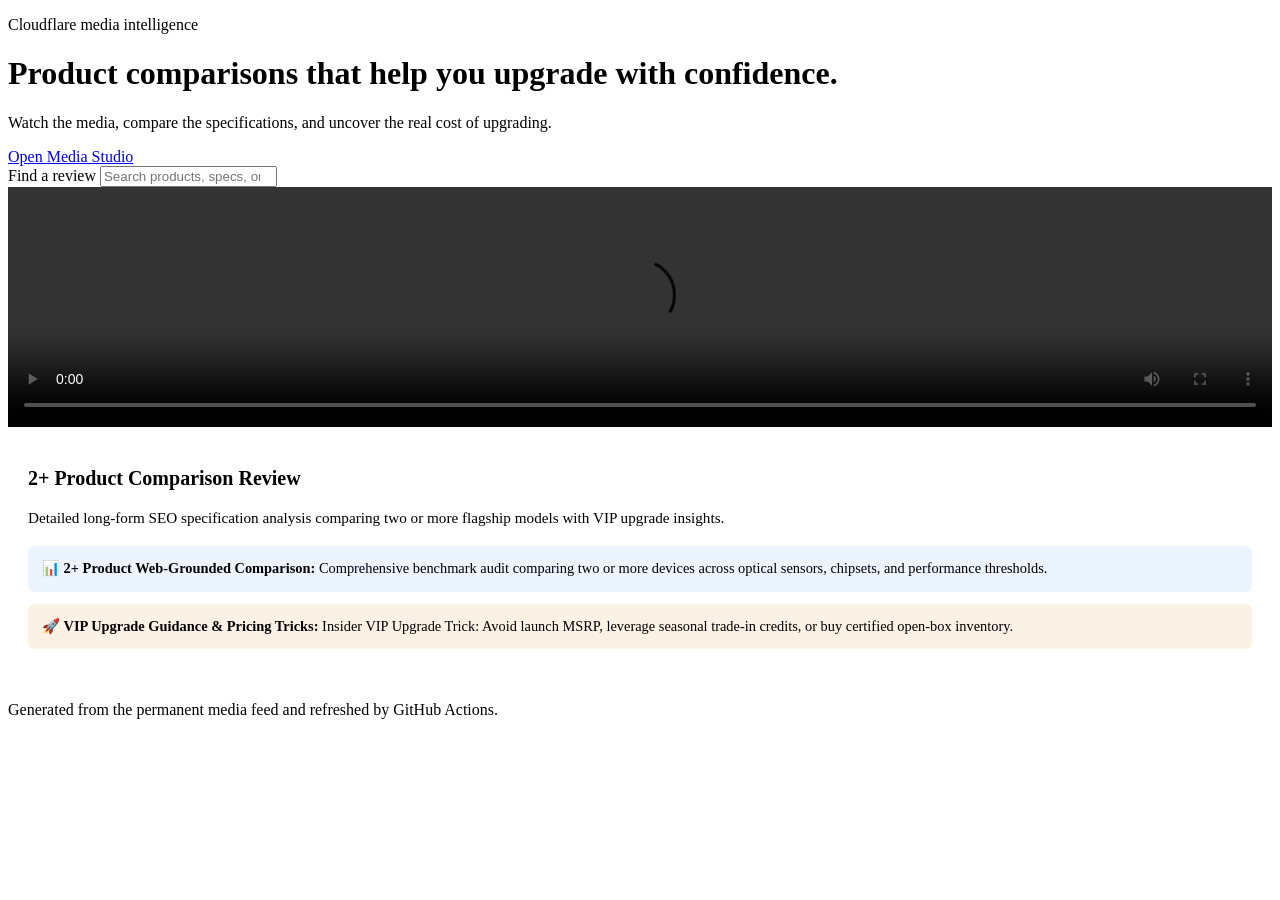
<file: index.html>
<!DOCTYPE html>
<html lang="en">
<head>
  <meta charset="UTF-8">
  <meta name="viewport" content="width=device-width, initial-scale=1.0">
  <title>Cloudflare Media &amp; Product Comparison Reviews</title>
  <meta
    name="description"
    content="Cloudflare media reviews, multi-product comparisons, specifications, and VIP upgrade intelligence."
  >
  <meta
    name="keywords"
    content="product comparison, tech review, Cloudflare video, upgrade intelligence"
  >
  <meta property="og:title" content="Cloudflare Media & Product Comparison Reviews">
  <meta
    property="og:description"
    content="Explore media-backed product comparisons and SEO review intelligence."
  >
  <meta property="og:type" content="website">
  <link rel="stylesheet" href="./style.css">
  <script type="application/ld+json">{"@context":"https://schema.org","@type":"CollectionPage","name":"Cloudflare Media \u0026 Product Comparison Reviews","description":"Media-backed product comparisons and upgrade intelligence.","hasPart":[{"@type":"TechArticle","headline":"Product Comparison Review","description":"","url":"pages/1.html"}]}</script>
</head>
<body>
  <header class="site-header">
    <div>
      <p class="eyebrow">Cloudflare media intelligence</p>
      <h1>Product comparisons that help you upgrade with confidence.</h1>
      <p class="site-subtitle">
        Watch the media, compare the specifications, and uncover the real cost of upgrading.
      </p>
    </div>
    <a class="button button-primary" href="https://script.google.com/macros/s/AKfycbyMa1xbj8MAeSXIoCK_tJ9_1GKbJl09UrpltoR5N-zIUVxeQItbPVH9PuWfzcGpRqromw/exec?action=admin">
      Open Media Studio
    </a>
  </header>

  <main>
    <section class="controls-bar" aria-label="Review search">
      <label class="search-label" for="search-input">Find a review</label>
      <input
        id="search-input"
        type="search"
        placeholder="Search products, specs, or upgrade advice"
      >
    </section>

    <section
      id="gallery"
      class="gallery-container"
      aria-live="polite"
    ></section>
  </main>

  <footer class="site-footer">
    <p>Generated from the permanent media feed and refreshed by GitHub Actions.</p>
  </footer>

  <script src="./app.js"></script>
</body>
</html>
</file>
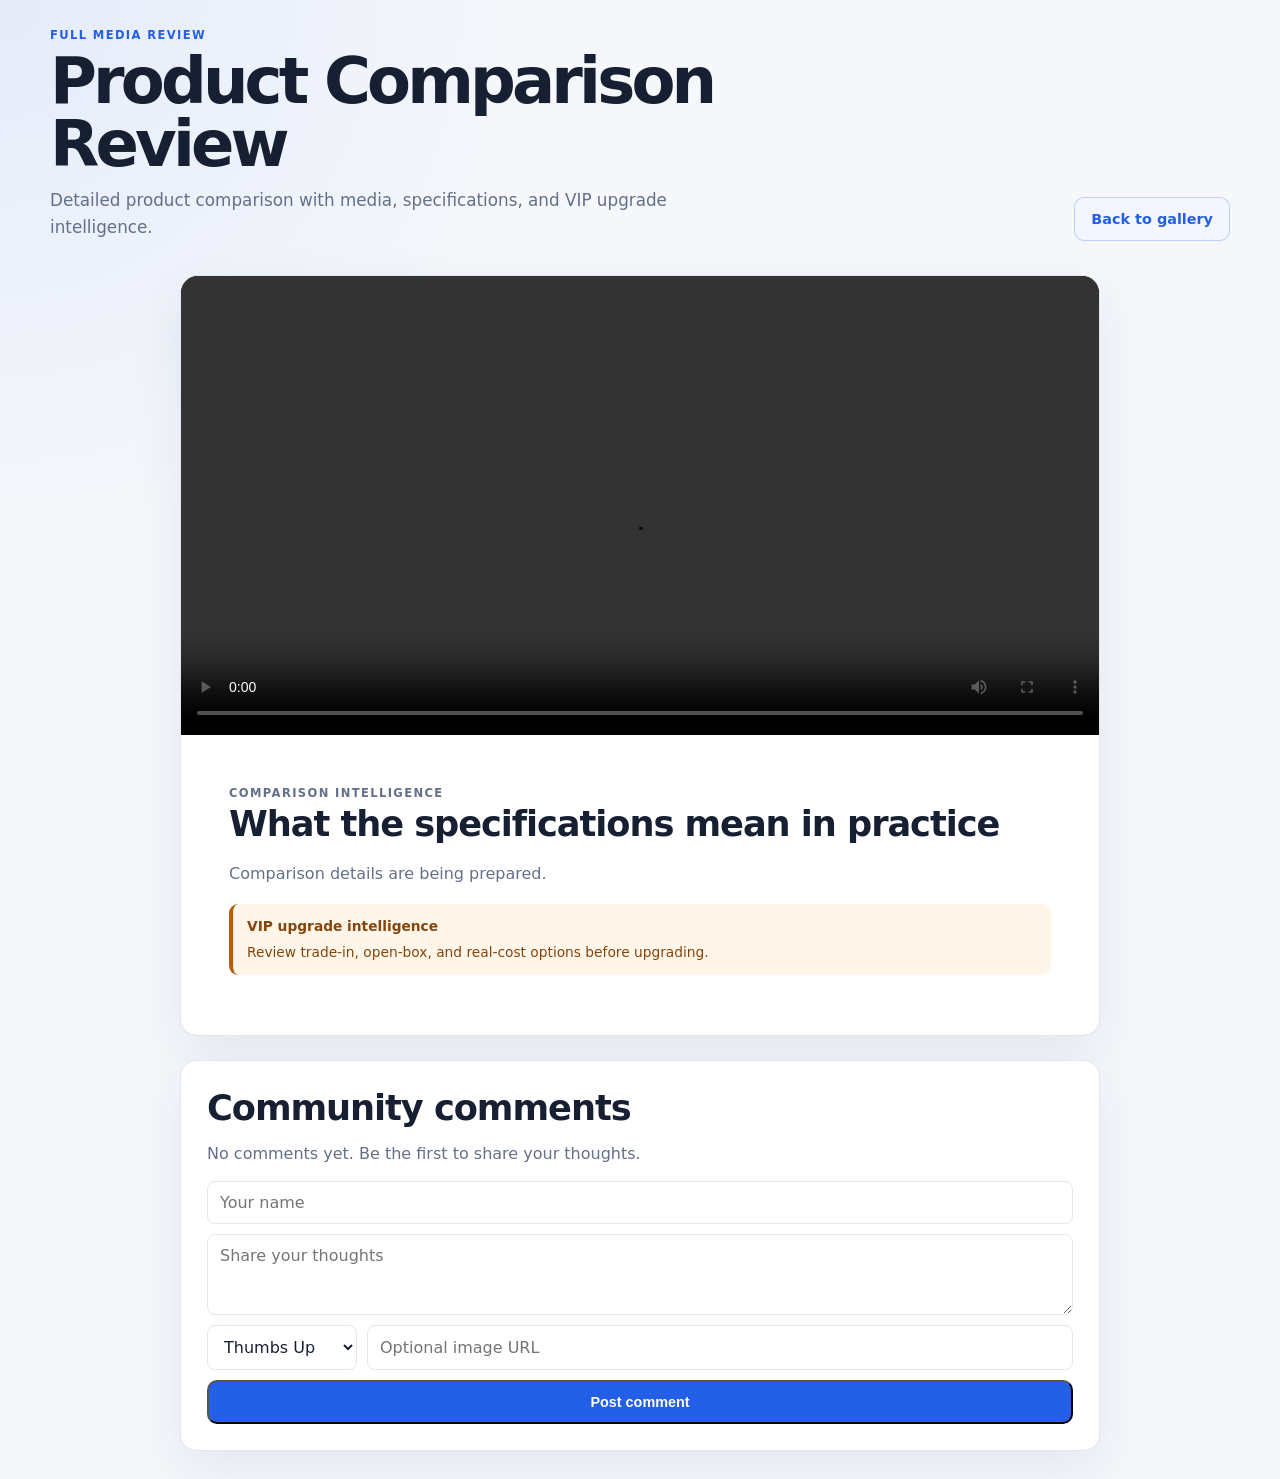
<file: pages/1.html>
<!DOCTYPE html>
<html lang="en">
<head>
  <meta charset="UTF-8">
  <meta name="viewport" content="width=device-width, initial-scale=1">
  <title>Product Comparison Review</title>
  <meta name="description" content="Detailed product comparison with media, specifications, and VIP upgrade intelligence.">
  <meta name="keywords" content="">
  <meta property="og:title" content="Product Comparison Review">
  <meta property="og:description" content="Detailed product comparison with media, specifications, and VIP upgrade intelligence.">
  <meta property="og:type" content="article">
  <link rel="stylesheet" href="../style.css">
  <script type="application/ld+json">{}</script>
</head>
<body>
  <header class="site-header">
    <div>
      <p class="eyebrow">Full media review</p>
      <h1>Product Comparison Review</h1>
      <p class="site-subtitle">Detailed product comparison with media, specifications, and VIP upgrade intelligence.</p>
    </div>
    <a class="button button-secondary" href="../index.html">Back to gallery</a>
  </header>

  <main class="review-main">
    <article class="review-card">
      <div class="review-media">
      <video class="hero-media" controls playsinline preload="metadata">
        <source src="https://pub-16ad521c710741b8abf9838e9bddac76.r2.dev/Lab%20review%201.mp4" type="video/mp4">
        Your browser does not support video playback.
      </video>
    </div>
      <div class="review-copy">
        <p class="eyebrow">Comparison intelligence</p>
        <h2>What the specifications mean in practice</h2>
        <p>Comparison details are being prepared.</p>

        <div class="vip-banner">
          <strong>VIP upgrade intelligence</strong>
          <span>Review trade-in, open-box, and real-cost options before upgrading.</span>
        </div>

        <div class="media-tags">
          
        </div>
      </div>
    </article>

    <section class="comments-section">
      <h2>Community comments</h2>
      <div id="comments-list"><p class="muted">No comments yet. Be the first to share your thoughts.</p></div>
      <div class="comment-form">
        <input id="comment-author" placeholder="Your name">
        <textarea id="comment-text" rows="3" placeholder="Share your thoughts"></textarea>
        <div class="comment-form-row">
          <select id="comment-emoji">
            <option value="👍">Thumbs Up</option>
            <option value="❤️">Heart</option>
            <option value="🔥">Fire</option>
            <option value="💡">Insightful</option>
            <option value="⭐">Star</option>
          </select>
          <input id="comment-image" placeholder="Optional image URL">
        </div>
        <button class="button button-primary" type="button" onclick="postComment()">
          Post comment
        </button>
      </div>
    </section>
  </main>

  <script>
    const GAS_API_URL = "https://script.google.com/macros/s/AKfycbyMa1xbj8MAeSXIoCK_tJ9_1GKbJl09UrpltoR5N-zIUVxeQItbPVH9PuWfzcGpRqromw/exec";
    const MEDIA_ID = "1";

    async function callGas(payload) {
      const response = await fetch(GAS_API_URL, {
        method: "POST",
        headers: {
          "Content-Type": "text/plain;charset=utf-8"
        },
        body: JSON.stringify(payload),
        redirect: "follow"
      });
      const text = (await response.text()).trim();
      if (!text) {
        throw new Error("The Apps Script response was empty.");
      }
      return JSON.parse(text);
    }

    async function postComment() {
      const text = document.getElementById("comment-text").value.trim();
      if (!text) {
        alert("Write a comment first.");
        return;
      }

      try {
        const result = await callGas({
          action: "add_comment",
          mediaId: MEDIA_ID,
          author: document.getElementById("comment-author").value.trim(),
          text,
          emoji: document.getElementById("comment-emoji").value,
          imageUrl: document.getElementById("comment-image").value.trim()
        });

        if (!result.success) {
          throw new Error(result.error || "Unable to post comment.");
        }

        location.reload();
      } catch (error) {
        alert(error.message);
      }
    }

    async function deleteComment(commentId) {
      const password = prompt("Enter admin password:");
      if (!password) {
        return;
      }

      try {
        const result = await callGas({
          action: "delete_comment",
          commentId,
          password
        });

        if (!result.success) {
          throw new Error(result.error || "Unable to delete comment.");
        }

        location.reload();
      } catch (error) {
        alert(error.message);
      }
    }
  </script>
</body>
</html>
</file>
<file: style.css>
:root {
  --bg-color: #f5f7fb;
  --text-main: #172033;
  --text-muted: #637089;
  --card-bg: #ffffff;
  --border-color: #e1e7f0;
  --accent: #235fe7;
  --accent-dark: #1746b3;
  --vip-color: #b65d10;
  --shadow: 0 18px 50px rgba(28, 48, 86, 0.08);
}

* {
  box-sizing: border-box;
}

body {
  min-width: 320px;
  margin: 0;
  padding: 28px;
  color: var(--text-main);
  background:
    radial-gradient(circle at top left, rgba(35, 95, 231, 0.08), transparent 34rem),
    var(--bg-color);
  font-family: Inter, ui-sans-serif, system-ui, -apple-system, BlinkMacSystemFont, "Segoe UI", sans-serif;
}

a {
  color: inherit;
}

.site-header,
.controls-bar,
.gallery-container,
.site-footer {
  width: min(1180px, 100%);
  margin-inline: auto;
}

.site-header {
  display: flex;
  align-items: end;
  justify-content: space-between;
  gap: 28px;
  margin-bottom: 34px;
}

.site-header h1 {
  max-width: 760px;
  margin: 8px 0 12px;
  font-size: clamp(2rem, 5vw, 4.5rem);
  line-height: 0.98;
  letter-spacing: -0.06em;
}

.site-subtitle {
  max-width: 650px;
  margin: 0;
  color: var(--text-muted);
  font-size: 1.05rem;
  line-height: 1.6;
}

.eyebrow {
  margin: 0;
  color: var(--accent);
  font-size: 0.72rem;
  font-weight: 800;
  letter-spacing: 0.12em;
  text-transform: uppercase;
}

.button {
  display: inline-flex;
  align-items: center;
  justify-content: center;
  min-height: 44px;
  padding: 0 16px;
  border-radius: 10px;
  font-size: 0.9rem;
  font-weight: 750;
  text-decoration: none;
  transition: transform 160ms ease, background 160ms ease;
}

.button:hover {
  transform: translateY(-2px);
}

.button-primary {
  color: #fff;
  background: var(--accent);
}

.button-primary:hover {
  background: var(--accent-dark);
}

.button-secondary {
  color: var(--accent);
  border: 1px solid rgba(35, 95, 231, 0.25);
  background: #f3f6ff;
  white-space: nowrap;
}

.controls-bar {
  display: flex;
  align-items: center;
  gap: 16px;
  margin-bottom: 22px;
  padding: 14px;
  border: 1px solid var(--border-color);
  border-radius: 14px;
  background: rgba(255, 255, 255, 0.78);
}

.search-label {
  color: var(--text-muted);
  font-size: 0.85rem;
  font-weight: 750;
  white-space: nowrap;
}

#search-input {
  width: 100%;
  padding: 12px 14px;
  border: 1px solid var(--border-color);
  border-radius: 9px;
  color: var(--text-main);
  background: #fff;
  font: inherit;
}

.gallery-container {
  display: grid;
  grid-template-columns: repeat(auto-fill, minmax(310px, 1fr));
  gap: 22px;
}

.media-card {
  display: flex;
  min-width: 0;
  flex-direction: column;
  overflow: hidden;
  border: 1px solid var(--border-color);
  border-radius: 16px;
  background: var(--card-bg);
  box-shadow: var(--shadow);
}

.media-figure {
  height: 245px;
  margin: 0;
  background: #101725;
}

.media-figure img,
.media-figure video {
  display: block;
  width: 100%;
  height: 100%;
  object-fit: cover;
}

.media-placeholder {
  display: grid;
  height: 245px;
  place-items: center;
  color: #9eacc3;
  background: #101725;
}

.review-main {
  width: min(920px, 100%);
  margin: 0 auto;
}

.review-card {
  overflow: hidden;
  border: 1px solid var(--border-color);
  border-radius: 18px;
  background: var(--card-bg);
  box-shadow: var(--shadow);
}

.review-media {
  background: #101725;
}

.hero-media {
  display: block;
  width: 100%;
  max-height: min(72vh, 720px);
  min-height: 320px;
  object-fit: contain;
  background: #101725;
}

.media-missing {
  display: grid;
  place-items: center;
  color: #9eacc3;
}

.review-copy {
  padding: clamp(22px, 5vw, 48px);
}

.review-copy h2,
.comments-section h2 {
  margin: 0 0 14px;
  font-size: clamp(1.5rem, 3vw, 2.2rem);
  letter-spacing: -0.03em;
}

.review-copy > p {
  color: var(--text-muted);
  line-height: 1.75;
}

.comments-section {
  margin-top: 24px;
  padding: 26px;
  border: 1px solid var(--border-color);
  border-radius: 16px;
  background: var(--card-bg);
  box-shadow: var(--shadow);
}

.comment {
  position: relative;
  margin-bottom: 12px;
  padding: 14px 100px 14px 14px;
  border: 1px solid var(--border-color);
  border-radius: 10px;
  background: #fbfcff;
}

.comment p {
  margin: 6px 0 0;
  color: var(--text-muted);
  line-height: 1.5;
}

.comment img {
  display: block;
  max-width: 180px;
  max-height: 120px;
  margin-top: 10px;
  border-radius: 7px;
}

.delete-comment {
  position: absolute;
  top: 12px;
  right: 12px;
  padding: 5px 7px;
  border: 0;
  border-radius: 5px;
  color: #9c2c25;
  background: #fff0ef;
  font-size: 0.7rem;
  cursor: pointer;
}

.comment-form {
  display: grid;
  gap: 10px;
  margin-top: 18px;
}

.comment-form input,
.comment-form textarea,
.comment-form select {
  width: 100%;
  padding: 11px 12px;
  border: 1px solid var(--border-color);
  border-radius: 8px;
  color: var(--text-main);
  background: #fff;
  font: inherit;
}

.comment-form-row {
  display: grid;
  grid-template-columns: 150px 1fr;
  gap: 10px;
}

.muted {
  color: var(--text-muted);
}

.media-info {
  display: flex;
  flex: 1;
  flex-direction: column;
  padding: 22px;
}

.media-title {
  margin: 8px 0 10px;
  font-size: 1.25rem;
  line-height: 1.15;
}

.media-desc {
  margin: 0 0 16px;
  color: var(--text-muted);
  line-height: 1.6;
}

.comparison-box,
.vip-banner {
  display: grid;
  gap: 5px;
  margin-bottom: 12px;
  padding: 12px 14px;
  border-radius: 9px;
  font-size: 0.86rem;
  line-height: 1.5;
}

.comparison-box {
  border-left: 4px solid var(--accent);
  background: #f1f5ff;
}

.vip-banner {
  border-left: 4px solid var(--vip-color);
  color: #85450c;
  background: #fff6e9;
}

.media-card-footer {
  display: flex;
  align-items: end;
  justify-content: space-between;
  gap: 14px;
  margin-top: auto;
  padding-top: 10px;
}

.media-tags {
  display: flex;
  flex-wrap: wrap;
  gap: 6px;
}

.tag {
  padding: 4px 8px;
  border-radius: 5px;
  color: var(--accent);
  background: #edf2ff;
  font-size: 0.72rem;
  font-weight: 700;
}

.loading-state,
.empty-state,
.error-state {
  grid-column: 1 / -1;
  padding: 54px 24px;
  border: 1px solid var(--border-color);
  border-radius: 16px;
  text-align: center;
  background: var(--card-bg);
}

.loading-state p,
.empty-state p,
.error-state p {
  color: var(--text-muted);
}

.loading-spinner {
  width: 30px;
  height: 30px;
  margin: 0 auto 16px;
  border: 3px solid #dbe5ff;
  border-top-color: var(--accent);
  border-radius: 50%;
  animation: spin 700ms linear infinite;
}

.site-footer {
  margin-top: 44px;
  padding-top: 22px;
  border-top: 1px solid var(--border-color);
  color: var(--text-muted);
  font-size: 0.85rem;
  text-align: center;
}

@keyframes spin {
  to {
    transform: rotate(360deg);
  }
}

@media (max-width: 720px) {
  body {
    padding: 18px;
  }

  .site-header,
  .controls-bar,
  .media-card-footer {
    align-items: stretch;
    flex-direction: column;
  }

  .site-header h1 {
    font-size: 2.6rem;
  }

  .comment-form-row {
    grid-template-columns: 1fr;
  }
}
</file>
